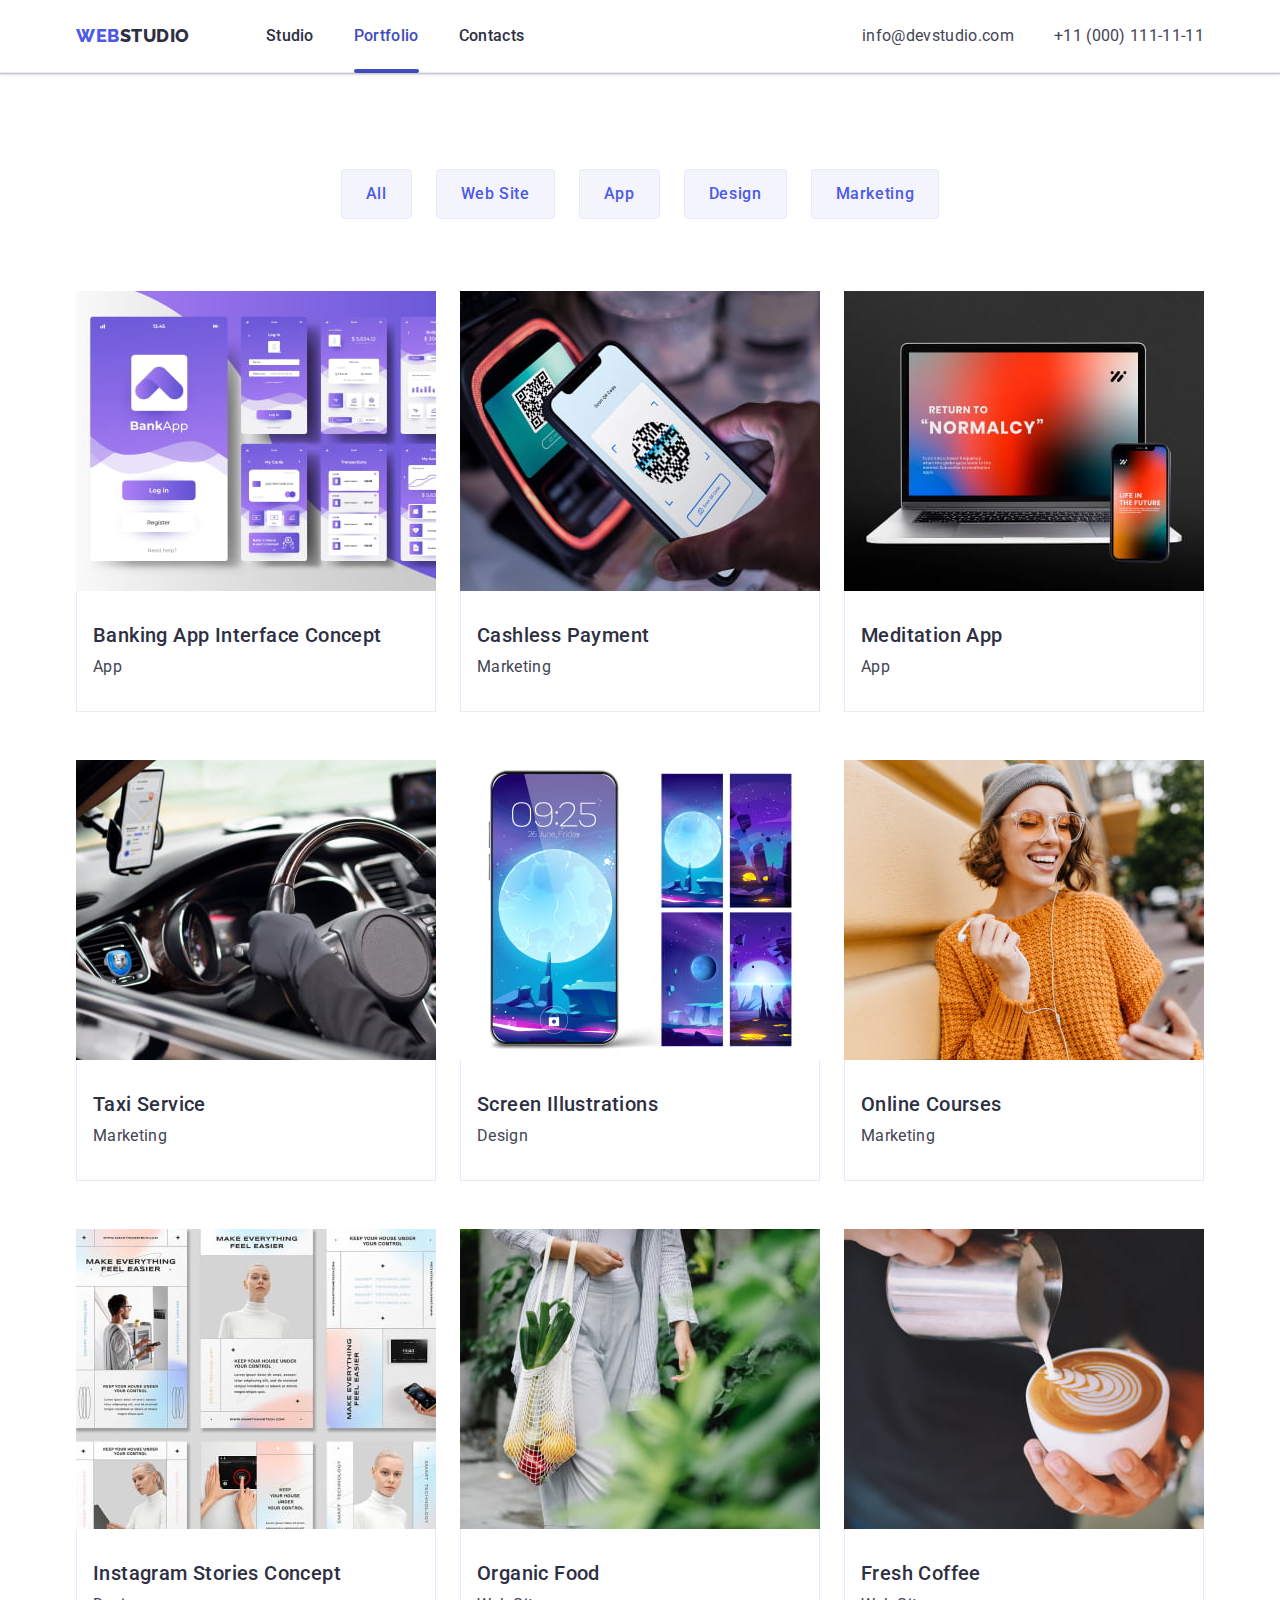
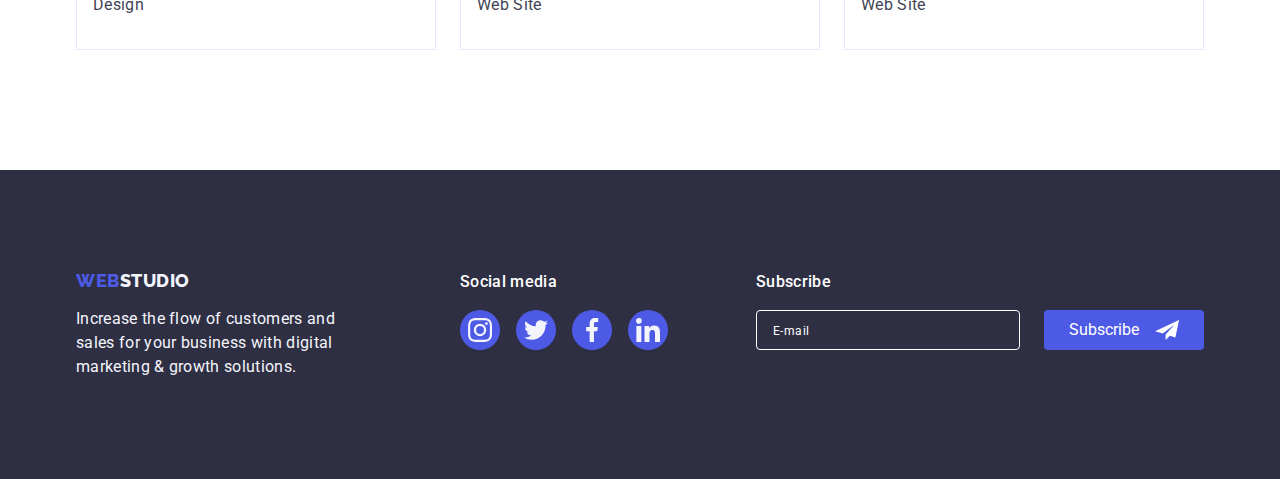
<file: portfolio.html>
<!DOCTYPE html>
<html lang="en">
  <head>
    <meta charset="UTF-8" />
    <meta http-equiv="X-UA-Compatible" content="IE=edge" />
    <meta name="viewport" content="width=device-width, initial-scale=1.0" />
    <title>WebStudio</title>
<link  rel="stylesheet"  href="https://cdn.jsdelivr.net/npm/modern-normalize@1.1.0/modern-normalize.min.css" />
    <link rel="preconnect" href="https://fonts.googleapis.com">
<link rel="preconnect" href="https://fonts.gstatic.com" crossorigin>
<link href="https://fonts.googleapis.com/css2?family=Raleway:wght@800&amp;family=Roboto:wght@400;500;700;900&amp;display=swap" rel="stylesheet">
    <link rel="stylesheet" href="./css/styles.css" />
  </head>
  <body class="body">
    <!-- Header -->
    
      <header class="main-header">
      <div class="container page-header-container">
        <a class="link-logo link" href="./index.html">Web<span class="header-logo">Studio</span></a>
       <!-- <button
          class="menu-toggle js-open-menu"
          aria-expanded="false"
          aria-controls="mobile-menu">
          <svg
            width="32"
            height="22"
          class="svg-burger">
           <use href="./images/icons.svg#burger-icon"></use>
          </svg>
        </button> -->

      <nav class="main-nav">
        <ul class="menu list list-header">
          <li class="list-item nav-item"><a class="menu link nav-link " href="./index.html">Studio</a></li>
          <li class="list-item nav-item"><a class="menu link nav-link active" href="./portfolio.html">Portfolio</a></li>
          <li class="list-item nav-item"><a class="menu link nav-link" href="">Contacts</a></li>
        </ul>
      </nav>
      <address class="address">
        <ul class="list link address-list list-header">
          <li class="list-email-link nav-tablet">
            <a class="address-link link email-link" href="mailto:info@devstudio.com">info@devstudio.com</a></li>
          <li class="list-phone-link">
            <a class="address-link link email-link" href="tel:+110001111111">+11 (000) 111-11-11</a></li>
        </ul>
      </address>
       </div>
    </header>
    <main>  
      <!-- Filters -->
      <section class="filters-section">
        <div class=" container container-portfolio">
        <h1 class="visually-hidden">Portfolio</h1>
        <ul class="list portfolio-list-button">
          <li class="list-button"><button class="portfolio-button" type="button">All</button></li>
          <li class="list-button"><button class="portfolio-button" type="button">Web Site</button></li>
          <li class="list-button"><button class="portfolio-button" type="button">App</button></li>
          <li class="list-button"><button class="portfolio-button" type="button">Design</button></li>
          <li class="list-button"><button class="portfolio-button" type="button">Marketing</button></li>
        </ul>
        
        <!-- Portfolio -->
        
        <ul class="list portfolio-list-item">
          <li class="list-item portfolio-item portfolio-calc">
            <a class="list-link link" href="">
            <div class="portfolio-thumb">
              <img 
              src="./images/portfolio/banking-app-interface-concept.jpg"
              alt="Seven mobile app windows"
              width="360"
              height="300"
            />
                <p class="overlay-text">14 Stylish and User-Friendly App Design Concepts · Task Manager App · Calorie Tracker App · Exotic Fruit Ecommerce App · Cloud Storage App
                </p>
              </div>
            <div class="portfolio-galery">
            <h2 class="list-title">Banking App Interface Concept</h2>
            <p class="list-lead">App</p>
          </div>
          </a>
          </li>
          <li class="list-item portfolio-item portfolio-calc">
            
            <a class="list-link link" href="">
               <div class="portfolio-thumb">
            <img 
              src="./images/portfolio/cashless-payment.jpg"
              alt="Reading a QR code by phone for payment through the terminal"
              width="360"
              height="300"
            />
          
                <p class="overlay-text">14 Stylish and User-Friendly App Design Concepts · Task Manager App · Calorie Tracker App · Exotic Fruit Ecommerce App · Cloud Storage App
                </p>
            </div>
            <div class="portfolio-galery">
            <h2 class="list-title">Cashless Payment</h2>
            <p class="list-lead">Marketing</p>
            </div>
          </a>
          </li>
          <li class="list-item portfolio-item portfolio-calc">
            <a class="list-link link" href="">
               <div class="portfolio-thumb">
            <img 
              src="./images/portfolio/meditation-app.jpg"
              alt="Laptop and phone next to it"
              width="360"
              height="300"
            />
                <p class="overlay-text">14 Stylish and User-Friendly App Design Concepts · Task Manager App · Calorie Tracker App · Exotic Fruit Ecommerce App · Cloud Storage App
                </p>
            </div>
            <div class="portfolio-galery">
            <h2 class="list-title">Meditation App</h2>
            <p class="list-lead">App</p>
            </div>
          </a>
          </li>
          <li class="list-item portfolio-item portfolio-calc">
            <a class="list-link link" href="">
               <div class="portfolio-thumb">
            <img 
              src="./images/portfolio/taxi-service.jpg"
              alt="Hands in black gloves hold the steering wheel of a car"
              width="360"
              height="300"
            />
                <p class="overlay-text">14 Stylish and User-Friendly App Design Concepts · Task Manager App · Calorie Tracker App · Exotic Fruit Ecommerce App · Cloud Storage App
                </p>
            </div>
            <div class="portfolio-galery">
            <h2 class="list-title">Taxi Service</h2>
            <p class="list-lead">Marketing</p>
            </div>
          </a>
          </li>
          <li class="list-item portfolio-item portfolio-calc">
            <a class="list-link link" href="">
               <div class="portfolio-thumb">
            <img 
              src="./images/portfolio/screen-illustrations.jpg"
              alt="Full moon wallpaper"
              width="360"
              height="300"
            />
                <p class="overlay-text">14 Stylish and User-Friendly App Design Concepts · Task Manager App · Calorie Tracker App · Exotic Fruit Ecommerce App · Cloud Storage App
                </p>
            </div>
            <div class="portfolio-galery">
            <h2 class="list-title">Screen Illustrations</h2>
            <p class="list-lead">Design</p>
            </div>
          </a>
          </li>
          <li class="list-item portfolio-item portfolio-calc">
            <a class="list-link link" href="">
               <div class="portfolio-thumb">
            <img 
              src="./images/portfolio/online-courses.jpg"
              alt="Girl in headphones looks at the phone and smiles"
              width="360"
              height="300"
            />
                <p class="overlay-text">14 Stylish and User-Friendly App Design Concepts · Task Manager App · Calorie Tracker App · Exotic Fruit Ecommerce App · Cloud Storage App
                </p>
            </div>
            <div class="portfolio-galery">
            <h2 class="list-title">Online Courses</h2>
            <p class="list-lead">Marketing</p>
            </div>
          </a>
          </li>
          <li class="list-item portfolio-item portfolio-calc">
            <a class="list-link link" href="">
               <div class="portfolio-thumb">
            <img 
              src="./images/portfolio/instagram-stories-concept.jpg"
              alt="Six slides with examples for story design"
              width="360"
              height="300"
            />
                <p class="overlay-text">14 Stylish and User-Friendly App Design Concepts · Task Manager App · Calorie Tracker App · Exotic Fruit Ecommerce App · Cloud Storage App
                </p>
            </div>
            <div class="portfolio-galery">
            <h2 class="list-title">Instagram Stories Concept</h2>
            <p class="list-lead">Design</p>
            </div>
          </a>
          </li>
          <li class="list-item portfolio-item portfolio-calc">
            <a class="list-link link" href="">
               <div class="portfolio-thumb">
            <img 
              src="./images/portfolio/organic-food.jpg"
              alt="The girl carries a bag with groceries"
              width="360"
              height="300"
            />
                <p class="overlay-text">14 Stylish and User-Friendly App Design Concepts · Task Manager App · Calorie Tracker App · Exotic Fruit Ecommerce App · Cloud Storage App
                </p>
            </div>
            <div class="portfolio-galery">
            <h2 class="list-title">Organic Food</h2>
            <p class="list-lead">Web Site</p>
            </div>
          </a>
          </li>
          <li class="list-item portfolio-item portfolio-calc">
            <a class="list-link link" href="">
               <div class="portfolio-thumb">
            <img src="./images/portfolio/fresh-coffee.jpg"
              alt="Cup with coffee in hand"
              width="360"
              height="300"
            />
                <p class="overlay-text">14 Stylish and User-Friendly App Design Concepts · Task Manager App · Calorie Tracker App · Exotic Fruit Ecommerce App · Cloud Storage App
                </p>
            </div>
            <div class="portfolio-galery">
            <h2 class="list-title">Fresh Coffee</h2>
            <p class="list-lead">Web Site</p>
            </div>
          </a>
          </li>
        </ul>
        </div>
      </section>
    </main>
  <!--Footer-->
    <footer class="footer">
      <div class="container footer-container">
        <div class="footer-logo-container">
      <a class="link-logo-footer link" href="./index.html">Web<span class="footer-logo">Studio</span></a>
      <p class="text-footer">
        Increase the flow of customers and sales for your business with digital
        marketing & growth solutions.
        </p>
        </div>
        <div class="social-media-container">
          <p class="social-title">Social media</p>
        <ul class="socials social-list footer-socials">
              <li class="socials-item">
                <a class="socials-link link footer-socials-links" href="" target="_blank" rel="noopener noreferrer" aria-label="instagram icon">
                  <svg class="social-icons" width="24" height="24"><use href="./images/icons.svg#instagram"></use></svg>
                </a></li>
              <li class="socials-item">
                <a class="socials-link link footer-socials-links" href="" target="_blank" rel="noopener noreferrer" aria-label="twitter icon">
                  <svg class="social-icons" width="24" height="24"><use href="./images/icons.svg#twitter"></use></svg>
                </a></li>
              <li class="socials-item">
                <a class="socials-link link footer-socials-links" href="" target="_blank" rel="noopener noreferrer" aria-label="facebook icon">
                  <svg class="social-icons" width="24" height="24"><use href="./images/icons.svg#facebook"></use></svg>
                </a></li>
              <li class="socials-item">
                <a class="socials-link link footer-socials-links" href="" target="_blank" rel="noopener noreferrer" aria-label="linkedIn icon">
                  <svg class="social-icons" width="24" height="24"><use href="./images/icons.svg#linkedin"></use></svg>
                </a></li>
            </ul>
        </div>
        <div class="subscribe-container">
          <p class="social-title">Subscribe</p>
          <form class="subscribe-form form" name="subscribe-form">
          
          <input class="subscribe-input" type="email" name="email" placeholder="E-mail"/>
          
          <button class="subscribe-btn" type="submit">Subscribe <svg class="subscribe-icon" width="24" height="20"><use href="./images/icons.svg#icon-send"></use></svg></button>
          </form>
        </div>
        </div>
    </footer>
  </body>
</html>
</file>
<file: css/styles.css>
:root {
    --accent-color: #9747FF;
    --primary-font: 'Roboto',
        sans-serif;
    --secondary-font: 'Raleway',
        sans-serif;
    --button-color: #4D5AE5;
    --subtitle-color: #2E2F42;
    --border-color: #E7E9FC;
    --hover-focus-color: #404BBF;


}

body {
    font-family: var(--primary-font);
    color: #434455;
    background-color: #FFFFFF;

}

h1,
h2,
h3,
h4,
p {
    margin-top: 0;
    margin-bottom: 0;
}

ul {
    margin-top: 0;
    margin-bottom: 0;
    padding-left: 0;
}

img {
    display: block;
    max-width: 100%;
    height: auto;
}

.list {
    display: flex;
    align-items: center;
    justify-content: center;
    flex-wrap: wrap;
   /* gap: 40px; */
    list-style: none;
    padding: 0;
    margin: 0;
}

@media screen and (min-width: 768px) and (max-width: 1157px) {
.list-header {
    display: block;
}
}

@media screen and (max-width: 767px) {
.list-header {
    display: none;
    }
}

@media screen and (min-width: 768px) {
    .list-header{
        gap: 40px;
    }
}

.link {
    text-decoration: none;

}

button {
    cursor: pointer;
}
/*
.container {
    width: 1158px;
    margin: 0 auto;
    padding: 0 15px;
}
*/

.container {
    min-width: 320px;
    max-width: 428px;
    padding: 0 16px;
    margin: 0 auto;
}

@media screen and (min-width: 768px) {
    .container {
        max-width: 768px;
    }
}

@media screen and (min-width: 1158px) {
    .container {
        max-width: 1158px;
        padding: 0 15px;
    }
}

.section {
    padding: 96px 0;
    
}

@media screen and (min-width: 1158px) {
    .section {
        padding: 120px 0;

    }
}


 /*HEADER */

.page-header-container {
    display: flex;
    align-items: center;

}

.main-header {
    border-bottom: 1px solid var(--border-color);
    box-shadow: 0px 2px 1px rgba(46, 47, 66, 0.08), 0px 1px 1px rgba(46, 47, 66, 0.16), 0px 1px 6px rgba(46, 47, 66, 0.08);
}

@media screen and (max-width: 767px) {
    .page-header-container {
       height: 70px; 
    }
}

.main-nav {
    display: flex;
    align-items: center;
    margin-right: auto;

}

@media screen and (max-width: 767px) {
    .main-nav {
        display: none;
    }
}

.link-logo {
    text-decoration: none;
/*  margin-right: 120px; */
    font-family: var(--secondary-font);
    font-weight: 800;
    font-size: 18px;
    line-height: 1.17;

    letter-spacing: 0.03em;
    text-transform: uppercase;

    color: var(--button-color);
}

@media screen and (min-width: 768px) {
    .link-logo {
        margin-right: 120px;
    }
}

@media screen and (min-width: 1158px) {
    .link-logo {
        margin-right: 76px;
    }
}

.header-logo {
    color: var(--subtitle-color);
}


.menu:hover,
.menu:focus {
    color: #404BBF;
}

.menu {
    position: relative;
    display: flex;
    align-items: center;

    font-weight: 500;
    font-size: 16px;
    line-height: 1.5;
    letter-spacing: 0.02em;
    color: var(--subtitle-color);

    transition: color 250ms cubic-bezier(0.4, 0, 0.2, 1);
}

.nav-item {}

.nav-link {
    padding-top: 24px;
    padding-bottom: 24px;
}

.active {
    color: #404bbf;
}

.nav-link::after {
    content: "";
    position: absolute;
    bottom: -1px;
    left: 0;
    display: block;
    width: 100%;
    height: 4px;
    border-radius: 2px;
}

.nav-link.active::after {
    background-color: #404BBF;
}

.address {
    display: flex;
    align-items: center;

    font-style: normal;

}

.link-nav {
    margin-left: auto;
}


.address-link:hover,
.address-link:focus {
    color: #404BBF;
}

.address-link {
    text-decoration: none;
    font-size: 16px;
    line-height: 1.5;
    letter-spacing: 0.02em;
    color: #434455;

    transition: color 250ms cubic-bezier(0.4, 0, 0.2, 1);
}

@media screen and (min-width: 768px) and (max-width: 1157px) {
    .address-link {
    
        font-size: 14px;
        line-height: 1.17;
        letter-spacing: 0.04em;
    }
}

@media screen and (min-width: 768px) and (max-width: 1157px) {
    .nav-tablet {
        margin-bottom: 12px;
    }
}

.menu-toggle {
    min-height: 40px;
    min-width: 40px;
    display: flex;
    align-items: center;
    justify-content: center;

    margin: 0;
    margin-left: auto;
    padding: 0;
    background-color: transparent;
    cursor: pointer;
    border: none;
    border-radius: 50%;
    outline: none;
}

@media screen and (min-width: 768px) {
    .menu-toggle {
        display: none;
    }
}

.menu-toggle:hover,
.menu-toggle:focus {
    background-color: rgba(0, 0, 0, 0.1);
}

.mobile-close-icon {
    transition: fill 250ms cubic-bezier(0.4, 0, 0.2, 1);
}

.js-close-menu {
width: 24px;
height: 24px;
border: none;
background-color: #FFFFFF;
border-radius: 50%;
border: 1px solid rgba(0, 0, 0, 0.1);
box-shadow: 0px 4px 4px rgba(0, 0, 0, 0.25);
transition: background-color 250ms cubic-bezier(0.4, 0, 0.2, 1),
border 250ms cubic-bezier(0.4, 0, 0.2, 1);
}

.menu-container {
    position: fixed; 
    display: flex;
    flex-direction: column;

    top: 0;
    left: 0;
    width: 100vw;
    height: 100vh;
    padding: 80px 35px 40px 40px;
    z-index: 999;

    transform: translateX(100%);
    transition: transform 250ms ease-in-out;
    background-color: #FFFFFF;
}

.mobile-email {
    font-weight: 500;
    font-size: 20px;
    line-height: 1.2;
    letter-spacing: 0.02em;
    color: #434455;
}

.mobile-email:hover,
.mobile-email:focus {
    color: #404BBF;
}

.menu-container.is-open {
    transform: translateX(0);
}

.menu-container .menu-toggle {
    position: absolute;
    top: 16px;
    right: 16px;
    
}

 .mobile-menu  {
        display: flex;
        flex-direction: column;
        gap: 40px;
        margin-bottom: auto;
        align-items: flex-start;

    font-family: 'Roboto';
    font-style: normal;
    font-weight: 700;
    font-size: 36px;
    line-height: 1.1;
    letter-spacing: 0.02em;
    
} 

.mobile-link:hover,
.mobile-link:focus {
    color: #404BBF;
}

.mobile-menu .link {
    /*display: block;
    padding: 10px; */
    
    text-decoration: none;
}

.mobile-studio {
    color: #404BBF;
}

.mobile-link {
    color: #2E2F42;
}

.mobile-address-list {
    display: block;
    margin-bottom: 48px;
}

.mobile-tel {
    font-family: 'Roboto';
    font-style: normal;
    font-weight: 700;
    font-size: 30px;
    line-height: 1.11;
    letter-spacing: 0.02em;
    color: var(--button-color);
}

@media only screen and (max-width: 368px) {
    .mobile-tel {
    font-size: 25px;
}
}

.mobile-tel-link {
margin-bottom: 40px;
}

.mobile-tel:hover,
.mobile-tel:focus {
    color: #404BBF;
}

.email-link {

}

.list-item {
    
}


.list-phone-link {}
 
/* HERO */


.hero-section {
    height: 432px;
    text-align: center;
    background: var(--subtitle-color);
    padding: 112px 0;

    max-width: 428px;
    margin-left: auto;
    margin-right: auto;
    
    background-image: linear-gradient(rgba(46, 47, 66, 0.7), rgba(46, 47, 66, 0.7)), url("../images/background/dark-bgmob.jpg");
    background-repeat: no-repeat;
    background-position: center;
    background-size: cover;
}

@media (min-device-pixel-ratio: 2),
(min-resolution: 192dpi),
(min-resolution: 2dppx) {
    .hero-section {
    background-image: linear-gradient(rgba(46, 47, 66, 0.7), rgba(46, 47, 66, 0.7)),
    url("../images/background/dark-bgmob@2x.jpg"); 
    }
}

@media screen and (min-width: 481px) {
    .hero-section {
    background-image: linear-gradient(rgba(46, 47, 66, 0.7), rgba(46, 47, 66, 0.7)),
            url("../images/background/dark-bgtab.jpg");
    }
}  

    @media (min-device-pixel-ratio: 2),
    (min-resolution: 192dpi),
    (min-resolution: 2dppx) {
        .hero-section {
        background-image: linear-gradient(rgba(46, 47, 66, 0.7), rgba(46, 47, 66, 0.7)),
                url("../images/background/dark-bgtab@2x.jpg");
    }
}


@media screen and (min-width: 769px) {
    .hero-section {
    background-image: linear-gradient(rgba(46, 47, 66, 0.7), rgba(46, 47, 66, 0.7)),
            url("../images/background/people-office.jpg");
    }
}
    
    @media (min-device-pixel-ratio: 2),
    (min-resolution: 192dpi),
    (min-resolution: 2dppx) {
        .hero-section {
        background-image: linear-gradient(rgba(46, 47, 66, 0.7), rgba(46, 47, 66, 0.7)),
                url("../images/background/people-officedesc@2x.jpg");
        }
}

@media screen and (min-width: 768px) {
    .hero-section {
        max-width: 768px;
        height: 436px;
    }
}

@media screen and (min-width: 1158px) {
    .hero-section {
        max-width: 1440px;
        height: 600px;
    padding: 188px 0;
    }
}

.hero-overlay {
    
}

.hero-title {
    margin-bottom: 48px;
    max-width: 320px;
    margin-left: auto;
    margin-right: auto;

    text-align: center;
    font-weight: 700;
    font-size: 36px;
    line-height: 1.07;
    letter-spacing: 0.02em;
    color: #FFFFFF;
}

@media screen and (min-width: 768px) {
    .hero-title {
        margin-bottom: 36px;
            max-width: 496px;
        
            font-size: 56px;
}
}

@media screen and (min-width: 1158px) {
.hero-title {
    max-width: 496px;

    font-size: 56px;
    }
}

.hero-button {
    display: block;
    padding: 16px 32px;
    margin-left: auto;
    margin-right: auto;
    min-width: 169px;

    font-family: inherit;
    font-weight: 500;
    font-size: 16px;
    line-height: 1.5;
    letter-spacing: 0.04em;
    color: #FFFFFF;
    background-color: var(--button-color);
    box-shadow: 0px 4px 4px rgba(0, 0, 0, 0.15);
    border-radius: 4px;
    border: none;
    transition: background-color 250ms cubic-bezier(0.4, 0, 0.2, 1);
}

.hero-button:hover,
.hero-button:focus {
    color: #FFFFFF;
    background-color: #404BBF;

}

/* MAIN */

.visually-hidden-section {
    
}

.visually-hidden {
    position: absolute;
    width: 1px;
    height: 1px;
    margin: -1px;
    border: 0;
    padding: 0;

    white-space: nowrap;
    clip-path: inset(100%);
    clip: rect(0 0 0 0);
    overflow: hidden;
}

.svg-section-two {
    display: flex;
    align-items: center;
    justify-content: center;
    width: 264px;
    height: 112px;
    margin-bottom: 8px;
    background: #F4F4FD;
    border-radius: 4px;
}

@media screen and (max-width: 1157px) {
    .svg-section-two {
        display: none;
    }
}

.svg-burger {
  /*  fill: currentColor;
    outline: none; */
    
}

.list-visually-hidden {
    display: flex;
    flex-wrap: wrap;
    gap: 72px 24px;


}

.item-calc {
    width: calc((100% - 72px) / 4);
    width: 396px;
}

@media screen and (min-width: 768px) {
    .item-calc {
    width: 356px;
    }
}

@media screen and (min-width: 1158px) {
    .item-calc {
        width: 264px;
    }
}

.list-title {
    margin-bottom: 8px;
    text-align: center;
    font-weight: 700;
    font-size: 36px;
    line-height: 1.11;
    letter-spacing: 0.02em;
    color: var(--subtitle-color);
}

@media screen and (min-width: 768px) {
    .list-title {
    text-align: left;
    }
}

@media screen and (min-width: 1158px) {
.list-title {
    
    margin-bottom: 8px;
    font-weight: 500;
    font-size: 20px;
    line-height: 1.2;
    }
}

.title-section-two {
  /*  max-width: 264px; */
  
    
}

.list-lead {
    text-align: start;

    font-size: 16px;
    line-height: 1.5;
    letter-spacing: 0.02em;
    color: #434455;
    text-decoration: none;
}

.item-card-text {
    text-align: center;
}

.list-lead-two {
    font-size: 16px;
    line-height: 1.5;
    letter-spacing: 0.02em;
    color: #434455;
}

@media screen and (max-width: 1157px) {
    .list-lead-two {
       font-weight: 500;
    }
}

/* Section three */
.section-three {
    padding-top: 0;
}

@media screen and (max-width: 1157px) {
    .section-three {
        display: none;
    }
}

.section-three-list {
    gap: 24px;
}

.title {
    margin-bottom: 72px;
    font-weight: 700;
    font-size: 36px;
    line-height: 1.11;
    text-align: center;
    letter-spacing: 0.02em;
    text-transform: capitalize;
    color: var(--subtitle-color);
}

.section-three-item {}

.section-three-img {}

/* OUR TEAM*/

.team-card {
/* padding-top: 120px;
    padding-bottom: 120px;*/

    background: #F4F4FD;
}

.team-card {
   
}

.list-item-card {
    background-color: #FFFFFF;
    border-radius: 0px 0px 4px 4px;
    box-shadow: 0px 1px 6px rgba(46, 47, 66, 0.08), 0px 1px 1px rgba(46, 47, 66, 0.16), 0px 2px 1px rgba(46, 47, 66, 0.08);

}

.list-team-card {
    column-gap: 24px;
    }

@media screen and (max-width: 767px) {
    .list-team-card {
        gap: 74px;
    }
}

@media screen and (min-width: 768px) and (max-width: 1157px) {
    .list-team-card {
        row-gap: 64px;
    }
}

.title-team-card {
    text-align: center;
    font-weight: 500;
    font-size: 20px;
    line-height: 1.2;
        
}

.container-card-team {
    padding: 32px 0;
}

.item-card-text {
    margin-bottom: 8px;
}

.social-list {
    display: flex;
    justify-content: center;
    align-items: center;
    gap: 24px;
    list-style: none;
}

.mobile-social {
    justify-content: space-between;
}

/*@media screen and (max-width: 767px) {
    .social-list {
        
    }
}

@media screen and (min-width: 1158px) {
.social-list {
    display: flex;
    justify-content: center;
    align-items: center;
    gap: 24px;
    list-style: none;
    }
} */

.socials-item {
    width: 40px;
    height: 40px;
}

.socials-link {
    display: flex;
    justify-content: center;
    align-items: center;
    width: 100%;
    height: 100%;
    background: var(--button-color);
    color: #FFFFFF;
    border-radius: 50%;

    transition: background-color 250ms cubic-bezier(0.4, 0, 0.2, 1);
}

.social-icons {
    fill: #f4f4fd;

}

.socials-link:hover,
.socials-link:focus {
    background-color: #404BBF;
}

.list-img {}

/* Customers*/

.customers {
/* padding-top: 120px;
    padding-bottom: 120px;*/

}

.customers-item {
    transition: border-color, color 250ms cubic-bezier(0.4, 0, 0.2, 1);

}

.customers-link {
    display: flex;
    justify-content: center;
    align-items: center;
    width: 190px;
    height: 88px;
    color: #8E8F99;
    border-radius: 4px;
    border: 1px solid #8E8F99;
    transition: border-color 250ms cubic-bezier(0.4, 0, 0.2, 1),
        color 250ms cubic-bezier(0.4, 0, 0.2, 1);
    
}

@media screen and (min-width: 768px) {
    .customers-link {
        width: 168px;
    }
}

.customers-list {
    gap: 72px 16px;
}

@media screen and (min-width: 768px) {
    .customers-list {
        gap: 72px 24px;
    }
}

.customers-link:hover,
.customers-link:focus {
    color: #404BBF;
    border: 1px solid #404BBF;
}


.customers-title {
    margin-bottom: 72px;
    font-family: 'Roboto';
    font-style: normal;
    font-weight: 700;
    font-size: 36px;
    line-height: 1.1;

    text-align: center;
    letter-spacing: 0.02em;
    text-transform: capitalize;
    color: #2E2F42;
}

.customers-icons {
    fill: currentColor;

}
/* PORTFOLIO*/

.filters-section {
    padding-top: 96px;
    padding-bottom: 120px;
}


.portfolio-button {
    padding: 12px 24px;
    font-family: inherit;
    background: #F4F4FD;

    border: 1px solid var(--border-color);
    border-radius: 4px;
    font-weight: 500;
    font-size: 16px;
    line-height: 1.5;
    letter-spacing: 0.04em;
    color: var(--button-color);
    transition: color 250ms cubic-bezier(0.4, 0, 0.2, 1),
        background-color 250ms cubic-bezier(0.4, 0, 0.2, 1),
        border-color 250ms cubic-bezier(0.4, 0, 0.2, 1),
        box-shadow 250ms cubic-bezier(0.4, 0, 0.2, 1);
}

.portfolio-button:hover,
.portfolio-button:focus {
    background-color: #404BBF;
    color: #FFFFFF;
    box-shadow: 0px 3px 1px rgba(0, 0, 0, 0.1), 0px 2px 1px rgba(0, 0, 0, 0.08), 0px 2px 2px rgba(0, 0, 0, 0.12);
    border: 1px solid transparent;
}

.portfolio-list-button {
    display: flex;
    justify-content: center;
    gap: 24px;
    margin-bottom: 72px;
}

.portfolio-list {
    display: flex;
    flex-wrap: wrap;
    gap: 24px;

}

.portfolio-list-item {
    display: flex;
    flex-wrap: wrap;
    column-gap: 24px;
    row-gap: 48px;
    padding: 0;
}

.list-link:hover .overlay-text {
    transform: translateY(0%);
}

.list-link:focus .overlay-text {
    transform: translateY(0%);
}

.portfolio-list-item>.portfolio-calc {
    flex-basis: calc((100% - 48px) / 3);

}


.portfolio-list-item:nth-last-child(-n+3) {
    margin-bottom: 0;
}

.portfolio-list-item:nth-child(3n) {
    margin-right: 0;
}

.list-link {
    display: block;
    transition: box-shadow 250ms cubic-bezier(0.4, 0, 0.2, 1);
}

.list-link:hover,
.list-link:focus {

    box-shadow: 0px 1px 6px rgba(46, 47, 66, 0.08), 0px 1px 1px rgba(46, 47, 66, 0.16), 0px 2px 1px rgba(46, 47, 66, 0.08);
}

.portfolio-galery {
    padding: 32px 16px;
    border: 1px solid var(--border-color);
    border-top: none;
}

.portfolio-thumb {
    position: relative;
    overflow: hidden;
}

.overlay {}

.overlay-text {
    position: absolute;
    top: 0;
    left: 0;
    transform: translateY(100%);

    width: 100%;
    height: 100%;
    background-color: #4D5AE5;

    padding: 40px 32px;
    font-size: 16px;
    line-height: 1.5;

    letter-spacing: 0.02em;
    color: #F4F4FD;

    transition: transform 250ms cubic-bezier(0.4, 0, 0.2, 1);
}

.list-img {}

.list-title {
    text-decoration: none;

}



/* FOOTER */

.footer {
    
    display: flex;
    justify-content: center;
    align-items: center;
    padding: 96px 0;
    background: var(--subtitle-color);
}

@media screen and (min-width: 768px) {
    .footer {

}
}


@media screen and (min-width: 1158px) {
.footer {
 padding: 100px 0;
    }
}

.footer-logo {
    font-family: var(--secondary-font);
    font-style: normal;
    font-weight: 800;
    font-size: 18px;
    line-height: 1.17;

    letter-spacing: 0.03em;
    text-transform: uppercase;
    color: #F4F4FD;
}

.link-logo-footer {
    display: flex;
    justify-content: center;
    padding: 0px;
    margin-bottom: 16px;
    text-decoration: none;

    font-family: var(--secondary-font);
    font-weight: 800;
    font-size: 18px;
    line-height: 1.17;
    letter-spacing: 0.03em;
    text-transform: uppercase;
    color: var(--button-color);
}

@media screen and (min-width: 768px) {
    .link-logo-footer {
        justify-content: left;
    }
}

@media screen and (min-width: 1158px) {
    .link-logo-footer {
    display: inline-block;
    }
}

.text-footer {
    max-width: 268px;
    
    text-align: left;
    font-size: 16px;
        line-height: 1.5;
        letter-spacing: 0.02em;
        color: #F4F4FD;
}

@media screen and (min-width: 1158px) {
    .text-footer {
        max-width: 264px;
        margin: 0 auto;
    }
}

/* Social media*/

.footer-container {
    width: 428px;
    display: flex;
    flex-wrap: wrap;
    text-align: center;
    justify-content: center;
}

@media only screen and (min-width: 768px) and (max-width: 1157px) {
    .footer-container {
     width: 552px;   
    justify-content: left;
      
    }
}

@media screen and (min-width: 1158px) {
.footer-container {
    width: 1158px;
    align-items: baseline;
    text-align: left;
    
    }
}

.footer-logo-container {
    text-align: center;
    
    
}

@media only screen and (max-width: 1158px) {
    .footer-logo-container {
        margin-bottom: 72px;
    }
}

@media only screen and (min-width: 768px) and (max-width: 1157px) {
    .footer-logo-container {
       margin-right: 24px;
    }
}

@media screen and (min-width: 1158px) {
.footer-logo-container {
    margin-right: 120px;
    min-width: 264px;
    text-align: left;
}
}

.social-media-container {
    margin-bottom: 72px;
}

.footer-subscribe-container {}

.social-title {
    margin-bottom: 16px;
    font-weight: 500;
    font-size: 16px;
    line-height: 1.5;
    letter-spacing: 0.02em;
    color: #FFFFFF;

}

@media screen and (min-width: 1158px) {
    .social-media-container {
        margin-bottom: 0;
    }
}

@media screen and (min-width: 768px) {
    .social-title {
        text-align: left;
    }
}

.footer-socials {

    gap: 16px;
    
}


.footer-socials-links {
    display: flex;
    justify-content: center;
    align-items: center;
    transition: background-color 250ms cubic-bezier(0.4, 0, 0.2, 1);
}

.footer-socials-links:hover,
.footer-socials-links:focus {
    background-color: #31D0AA;
}


.subscribe-container {  


}

@media screen and (min-width: 1158px) {
    .subscribe-container {
    margin-left: auto;
    }
}

@media screen and (min-width: 1158px) {
.subscribe-form {
    display: flex;
    margin-left: auto;
    }
}

.form {}

.subscribe-form-container {}

.subscribe-input {
padding-left: 16px;
margin-bottom: 16px;
    width: 100%;
    height: 40px;
    border-radius: 4px;
    background-color: var(--subtitle-color);
    border: 1px solid #FFFFFF;
    color: #FFFFFF;
}

@media only screen and (min-width: 768px)  {
    .subscribe-input {
        width: 264px;
        margin-bottom: 0;
    }
}



::placeholder {
  
    font-size: 12px;
        line-height: 1.17px;
        letter-spacing: 0.04em;
        color:#FFFFFF;

}

.subscribe-btn {
    display: inline-flex;
    justify-content: center;
    align-items: center;
    
    min-width: 160px;
    height: 40px;

    border-radius: 4px;
    background-color: var(--button-color);
    color: #FFFFFF;  
    border: none;
}

@media screen and (min-width: 768px) {
    .subscribe-btn {
        margin-left: 24px;
    }
}

.subscribe-btn:hover,
.subscribe-btn:focus {
    background-color: var(--hover-focus-color);
    transition: background-color 250ms cubic-bezier(0.4, 0, 0.2, 1);
}

.subscribe-icon {
    margin-left: 16px;
    
}

/* Modal Window*/

.backdrop {
    position: fixed;
    top: 0;
    left: 0;
    width: 100%;
    height: 100%;
    background-color: rgba(46, 47, 66, 0.4);

    transition: opacity 250ms cubic-bezier(0.4, 0, 0.2, 1), visibility 250ms cubic-bezier(0.4, 0, 0.2, 1);
    overflow-y: scroll;
}

.modal {
    position: absolute;
    top: 50%;
    left: 50%;
    transform: translate(-50%, -50%);
    padding: 72px 24px 24px 24px;

    width: 392px;
    min-height: 576px;

    background-color: #FCFCFC;
    box-shadow: 0px 1px 1px rgba(0, 0, 0, 0.14),
        0px 1px 3px rgba(0, 0, 0, 0.12),
        0px 2px 1px rgba(0, 0, 0, 0.2);
    border-radius: 4px;
    transition: transform 250ms cubic-bezier(0.4, 0, 0.2, 1);
}

@media screen and (max-width: 428px) {
    .modal {
     width: 95%;
    
    }
}

.backdrop.is-hidden {
    opacity: 0;
    visibility: hidden;
    pointer-events: none;

}

.is-hidden {
    opacity: 0;
    visibility: hidden;
    pointer-events: none;
}

.backdrop.is-hidden.modal {
    opacity: 0;
    transition-delay: 250ms cubic-bezier(0.4, 0, 0.2, 1);
}

.modal-close-btn {
    position: absolute;
    display: flex;
    top: 24px;
    right: 24px;

    align-items: center;
    justify-content: center;
    padding: 0;

    width: 24px;
    height: 24px;
    border: none;
    background-color: #E7E9FC;
    border-radius: 50%;
    box-shadow: 0px,
        4px rgba(0, 0, 0, 0.25);
    border: 1px solid rgba(0, 0, 0, 0.1);
    transition: background-color 250ms cubic-bezier(0.4, 0, 0.2, 1), border 250ms cubic-bezier(0.4, 0, 0.2, 1);


}

.modal-close-icon {
    transition: fill 250ms cubic-bezier(0.4, 0, 0.2, 1);
}

.modal-close-btn:hover,
.modal-close-btn:focus {
    background-color: #404BBF;
    fill: #ffffff;
    border: none;
}

.modal-title {
    display: block;
    margin: 0 0 16px;
    
    font-weight: 500;
    font-size: 16px;
    line-height: 1.5;
    text-align: center;
}

.modal-form {}

.form {}

.modal-text {
    font-size: 12px;
    line-height: 1.17px;
    letter-spacing: 0.04em;

    color: #8E8F99;
}

.form-label {
    display: block;
    margin-bottom: 8px;
}

.form-wrapper {
    display: block;
    margin-top: 4px;
    position: relative;
   

}

.form-field {
    width: 100%;
    height: 40px;
    padding: 0;
    padding-left: 36px;
    
    outline: none;
    outline-offset: -1px;
    border-radius: 4px;
    border: 1px solid rgba(46, 47, 66, 0.4);
}

.form-field:focus,
.form-agreement:focus {
    outline: 1px solid #4D5AE5;
    transition: 250ms cubic-bezier(0.4, 0, 0.2, 1);
}

.form-icon {
    position: absolute;
    top: 50%;
    left: 16px;
    transform: translateY(-50%); 
}

.form-field:focus+.form-icon {
    fill: #4D5AE5;
    transition: 250ms cubic-bezier(0.4, 0, 0.2, 1);
}

.form-comment {
    font-size: 12px;
    line-height: 1.17px;
    letter-spacing: 0.01em;
    color: #8E8F99;
}

.form-agreement {
    display: block;
    width: 100%;
    height: 138px;
    padding: 16px;
    margin-top: 4px;
    margin-bottom: 16px;

    resize: none;
    border-radius: 4px;
    outline: transparent;
    border: 1px solid rgba(46, 47, 66, 0.4);
}

.form-agreement::placeholder {
    font-size: 12px;
    line-height: 1.17px;
    letter-spacing: 0.04em;
   color:rgba(46, 47, 66, 0.4);
}


.form-check {
    display: flex;
    justify-content: flex-start;
    align-items: center;
    margin-bottom: 24px;

}

.form-custom-check {
    margin-right: 8px;
}

.form-check-input {
    appearance: none;
    display: flex;
    width: 16px;
    height: 16px;
    border-radius: 2px;
    border: 1px solid #2E2F42;
    margin-right: 8px;

    transition: 250ms cubic-bezier(0.4, 0, 0.2, 1);
        background-position: center;
        background-repeat: no-repeat;
}

.uncheck {
    opacity: 1;
    transition: 250ms cubic-bezier(0.4, 0, 0.2, 1);
}

.check {
    opacity: 0;
    transition: 250ms cubic-bezier(0.4, 0, 0.2, 1);
}

.form-check-input:checked + .form-custom-check > .uncheck {
    opacity: 0;
}

.form-check-input:checked + .form-custom-check > .check {
    opacity: 1;
}



.form-check-text {
    font-size: 12px;
    line-height: 1.17;
    letter-spacing: 0.04em;
    color: #8E8F99;
    user-select: none;
}

.agreement-link {
    color: #4D5AE5;
}
</file>
